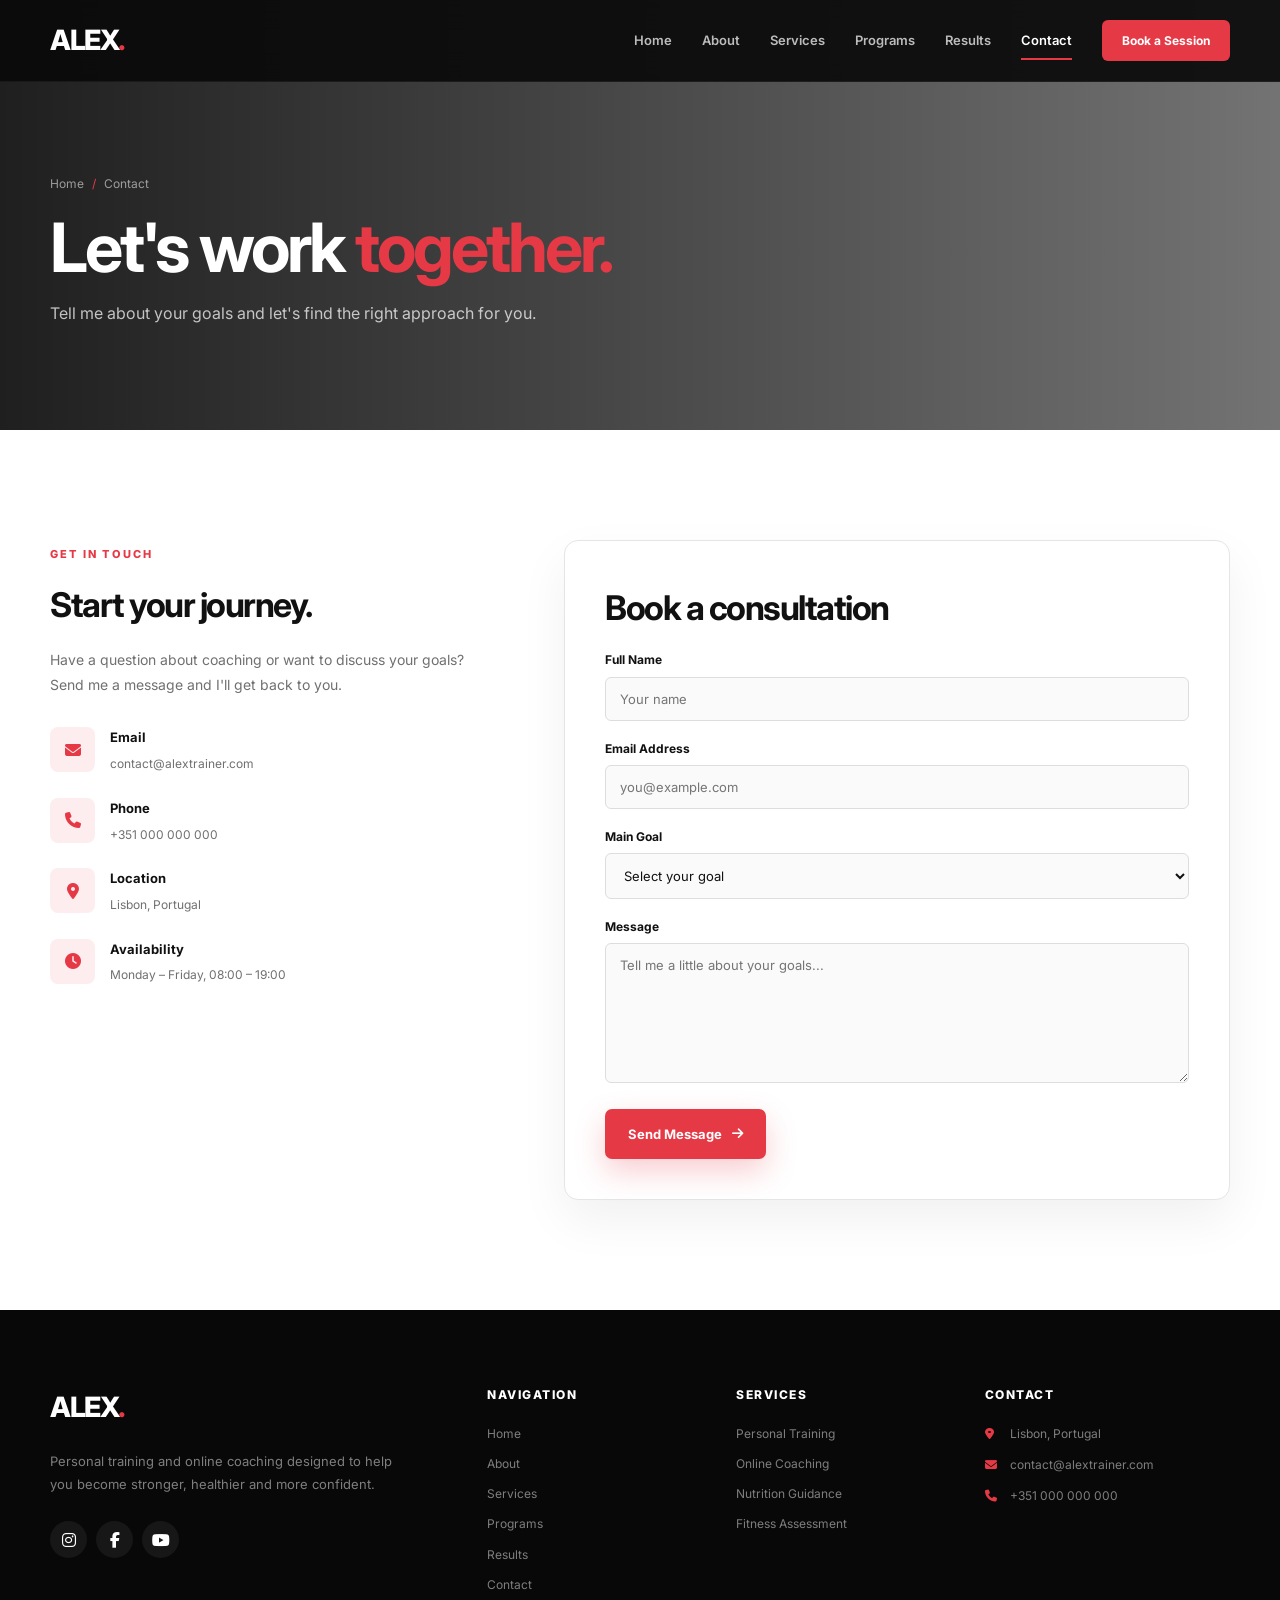
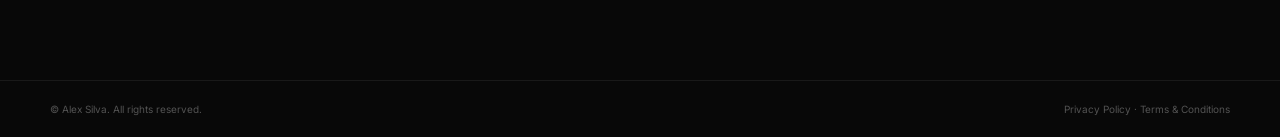
<file: contact.html>
<!DOCTYPE html>
<html lang="en">

<head>

    <meta charset="UTF-8">

    <meta
        name="viewport"
        content="width=device-width, initial-scale=1.0"
    >

    <meta
        name="description"
        content="Contact Alex Silva Personal Training and book your free consultation."
    >

    <title>Contact | Alex Silva</title>

    <link rel="preconnect" href="https://fonts.googleapis.com">
    <link rel="preconnect" href="https://fonts.gstatic.com" crossorigin>

    <link
        href="https://fonts.googleapis.com/css2?family=Inter:wght@400;500;600;700;800&display=swap"
        rel="stylesheet"
    >

    <link
        rel="stylesheet"
        href="https://cdnjs.cloudflare.com/ajax/libs/font-awesome/6.5.2/css/all.min.css"
    >

    <link rel="stylesheet" href="css/style.css">

</head>

<body>

<header class="header">

    <div class="container nav">

        <a href="index.html" class="logo">
            ALEX<span>.</span>
        </a>

        <nav class="nav-menu" id="navMenu">

            <a href="index.html">Home</a>
            <a href="about.html">About</a>
            <a href="services.html">Services</a>
            <a href="programs.html">Programs</a>
            <a href="testimonials.html">Results</a>
            <a href="contact.html" class="active">Contact</a>

            <a href="contact.html" class="nav-btn">
                Book a Session
            </a>

        </nav>

        <button
            class="menu-toggle"
            id="menuToggle"
            type="button"
        >
            <i class="fa-solid fa-bars"></i>
        </button>

    </div>

</header>


<main>

    <section
        class="page-hero"
        style="background-image:url('https://images.unsplash.com/photo-1534438327276-14e5300c3a48?auto=format&fit=crop&w=2000&q=85')"
    >

        <div class="container page-hero-content">

            <div class="breadcrumb">
                <a href="index.html">Home</a>
                <span>/</span>
                Contact
            </div>

            <h1>
                Let's work
                <span>together.</span>
            </h1>

            <p>
                Tell me about your goals and let's find the right approach
                for you.
            </p>

        </div>

    </section>


    <section class="section">

        <div class="container contact-grid">


            <!-- CONTACT INFORMATION -->

            <div class="contact-info">

                <span class="section-label">
                    GET IN TOUCH
                </span>

                <h2>
                    Start your
                    <span>journey.</span>
                </h2>

                <p>
                    Have a question about coaching or want to discuss your
                    goals? Send me a message and I'll get back to you.
                </p>


                <div class="contact-item">

                    <div class="contact-icon">
                        <i class="fa-solid fa-envelope"></i>
                    </div>

                    <div>

                        <strong>Email</strong>

                        <span>
                            contact@alextrainer.com
                        </span>

                    </div>

                </div>


                <div class="contact-item">

                    <div class="contact-icon">
                        <i class="fa-solid fa-phone"></i>
                    </div>

                    <div>

                        <strong>Phone</strong>

                        <span>
                            +351 000 000 000
                        </span>

                    </div>

                </div>


                <div class="contact-item">

                    <div class="contact-icon">
                        <i class="fa-solid fa-location-dot"></i>
                    </div>

                    <div>

                        <strong>Location</strong>

                        <span>
                            Lisbon, Portugal
                        </span>

                    </div>

                </div>


                <div class="contact-item">

                    <div class="contact-icon">
                        <i class="fa-solid fa-clock"></i>
                    </div>

                    <div>

                        <strong>Availability</strong>

                        <span>
                            Monday – Friday, 08:00 – 19:00
                        </span>

                    </div>

                </div>

            </div>


            <!-- FORM -->

            <div class="contact-form">

                <h2>
                    Book a consultation
                </h2>


                <form
                    id="contactForm"
                    action="#"
                    method="POST"
                >


                    <div class="form-group">

                        <label for="name">
                            Full Name
                        </label>

                        <input
                            type="text"
                            id="name"
                            name="name"
                            placeholder="Your name"
                            required
                        >

                    </div>


                    <div class="form-group">

                        <label for="email">
                            Email Address
                        </label>

                        <input
                            type="email"
                            id="email"
                            name="email"
                            placeholder="you@example.com"
                            required
                        >

                    </div>


                    <div class="form-group">

                        <label for="goal">
                            Main Goal
                        </label>

                        <select
                            id="goal"
                            name="goal"
                        >

                            <option value="">
                                Select your goal
                            </option>

                            <option value="muscle">
                                Build Muscle
                            </option>

                            <option value="fat-loss">
                                Fat Loss
                            </option>

                            <option value="performance">
                                Improve Performance
                            </option>

                            <option value="fitness">
                                General Fitness
                            </option>

                            <option value="other">
                                Other
                            </option>

                        </select>

                    </div>


                    <div class="form-group">

                        <label for="message">
                            Message
                        </label>

                        <textarea
                            id="message"
                            name="message"
                            placeholder="Tell me a little about your goals..."
                            required
                        ></textarea>

                    </div>


                    <button
                        type="submit"
                        class="btn btn-primary"
                    >

                        Send Message

                        <i class="fa-solid fa-arrow-right"></i>

                    </button>

                </form>

            </div>

        </div>

    </section>

</main>


<footer class="footer">

    <div class="container footer-grid">

        <div>

            <a href="index.html" class="logo">
                ALEX<span>.</span>
            </a>

            <p>
                Personal training and online coaching designed to help you
                become stronger, healthier and more confident.
            </p>

            <div class="socials">
                <a href="#"><i class="fa-brands fa-instagram"></i></a>
                <a href="#"><i class="fa-brands fa-facebook-f"></i></a>
                <a href="#"><i class="fa-brands fa-youtube"></i></a>
            </div>

        </div>

        <div>

            <h4>Navigation</h4>

            <a href="index.html">Home</a>
            <a href="about.html">About</a>
            <a href="services.html">Services</a>
            <a href="programs.html">Programs</a>
            <a href="testimonials.html">Results</a>
            <a href="contact.html">Contact</a>

        </div>

        <div>

            <h4>Services</h4>

            <a href="services.html">Personal Training</a>
            <a href="services.html">Online Coaching</a>
            <a href="services.html">Nutrition Guidance</a>
            <a href="services.html">Fitness Assessment</a>

        </div>

        <div>

            <h4>Contact</h4>

            <p>
                <i class="fa-solid fa-location-dot"></i>
                Lisbon, Portugal
            </p>

            <p>
                <i class="fa-solid fa-envelope"></i>
                contact@alextrainer.com
            </p>

            <p>
                <i class="fa-solid fa-phone"></i>
                +351 000 000 000
            </p>

        </div>

    </div>


    <div class="footer-bottom">

        <div class="container">

            <p>
                © <span id="year"></span>
                Alex Silva. All rights reserved.
            </p>

            <p>
                Privacy Policy · Terms & Conditions
            </p>

        </div>

    </div>

</footer>


<script src="js/script.js"></script>

</body>
</html>
</file>
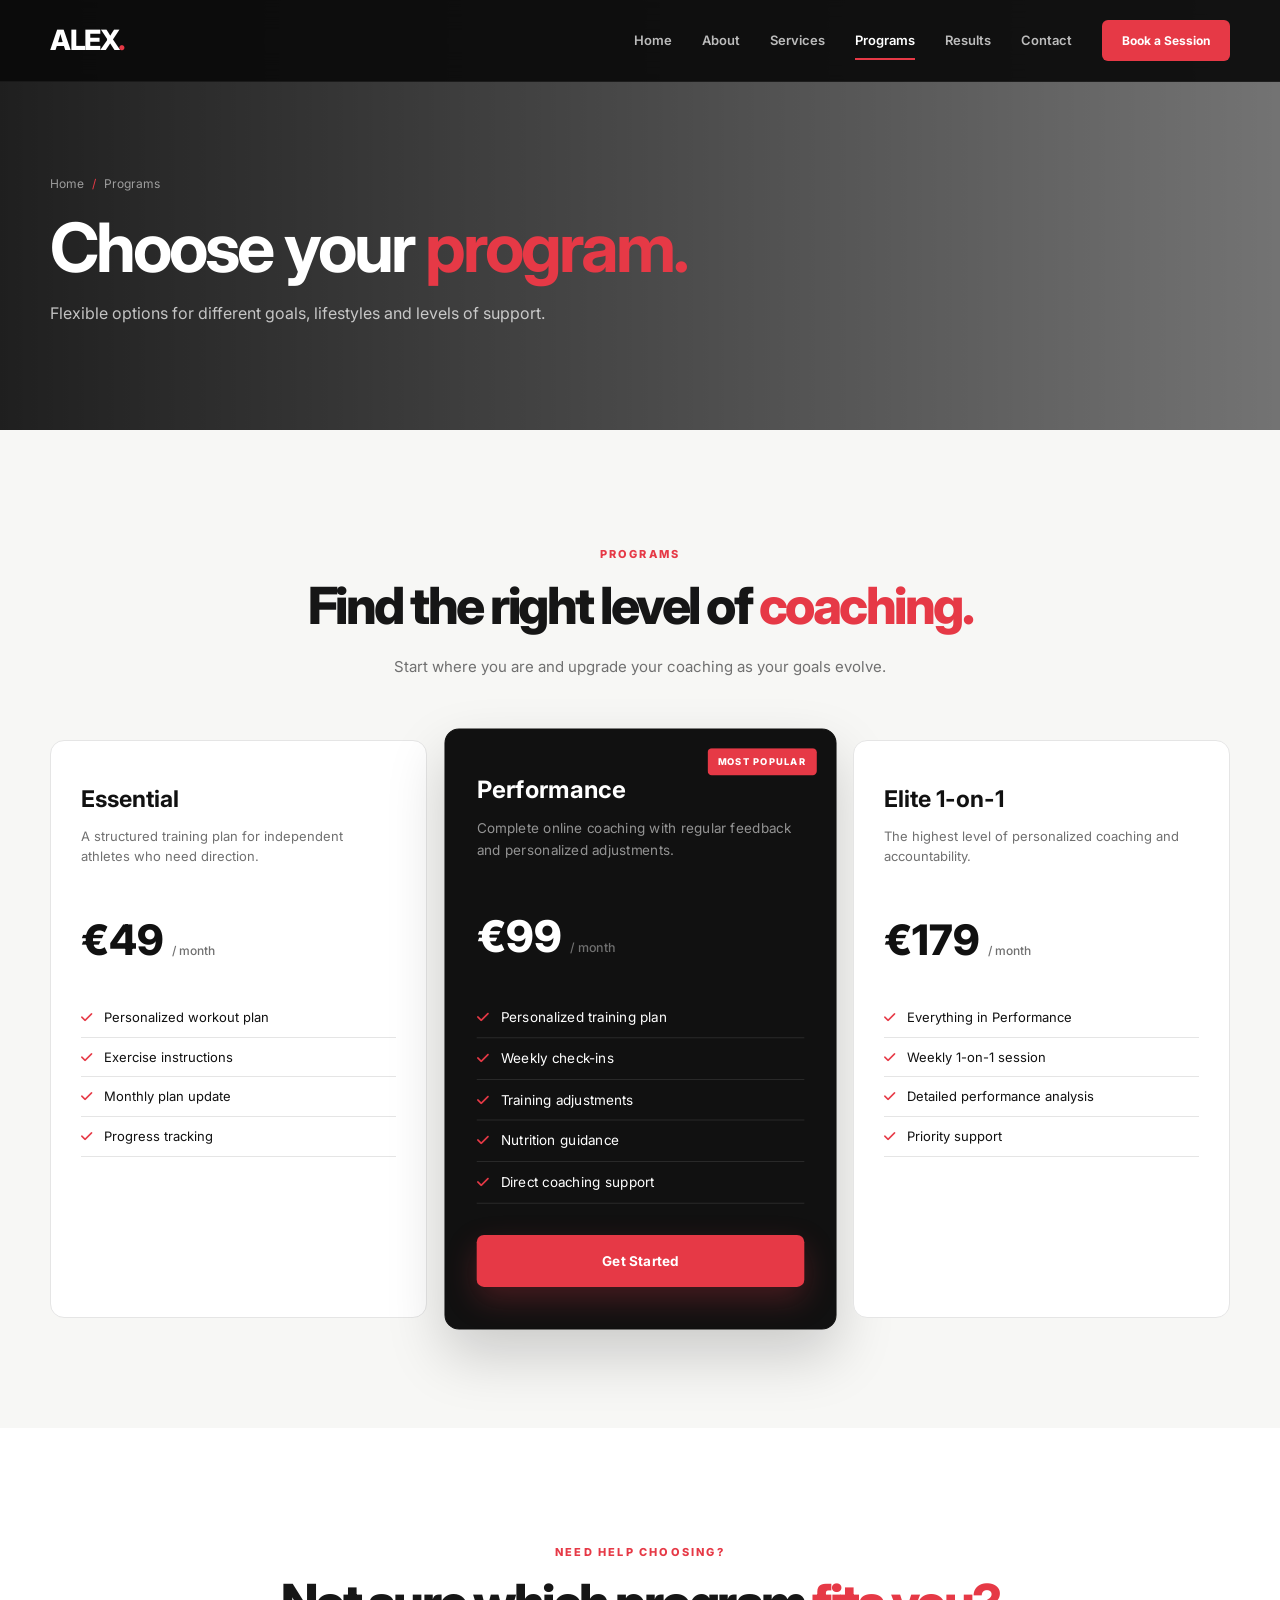
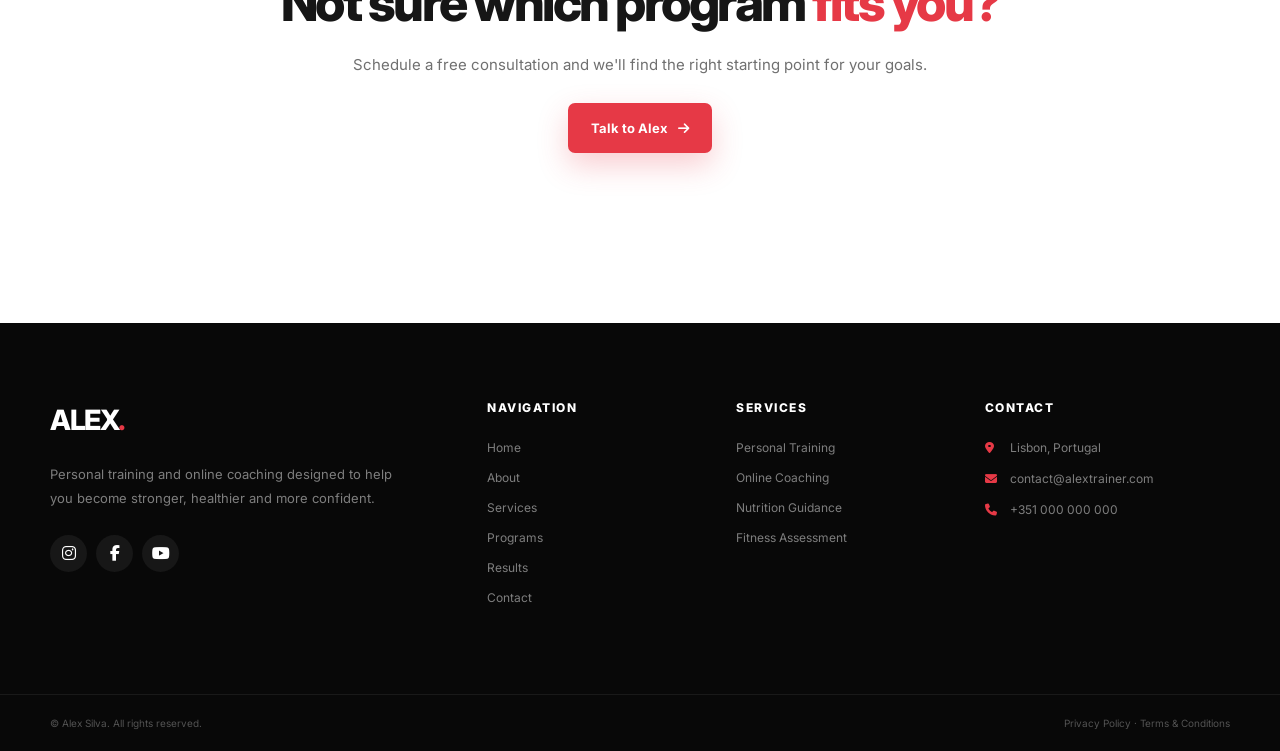
<file: programs.html>
<!DOCTYPE html>
<html lang="en">

<head>

    <meta charset="UTF-8">

    <meta
        name="viewport"
        content="width=device-width, initial-scale=1.0"
    >

    <meta
        name="description"
        content="Personal training programs and online coaching plans by Alex Silva."
    >

    <title>Programs | Alex Silva</title>

    <link rel="preconnect" href="https://fonts.googleapis.com">
    <link rel="preconnect" href="https://fonts.gstatic.com" crossorigin>

    <link
        href="https://fonts.googleapis.com/css2?family=Inter:wght@400;500;600;700;800&display=swap"
        rel="stylesheet"
    >

    <link
        rel="stylesheet"
        href="https://cdnjs.cloudflare.com/ajax/libs/font-awesome/6.5.2/css/all.min.css"
    >

    <link rel="stylesheet" href="css/style.css">

</head>

<body>

<header class="header">

    <div class="container nav">

        <a href="index.html" class="logo">
            ALEX<span>.</span>
        </a>

        <nav class="nav-menu" id="navMenu">

            <a href="index.html">Home</a>
            <a href="about.html">About</a>
            <a href="services.html">Services</a>
            <a href="programs.html" class="active">Programs</a>
            <a href="testimonials.html">Results</a>
            <a href="contact.html">Contact</a>

            <a href="contact.html" class="nav-btn">
                Book a Session
            </a>

        </nav>

        <button
            class="menu-toggle"
            id="menuToggle"
            type="button"
        >
            <i class="fa-solid fa-bars"></i>
        </button>

    </div>

</header>


<main>

    <section
        class="page-hero"
        style="background-image:url('https://images.unsplash.com/photo-1583454110551-21f2fa2afe61?auto=format&fit=crop&w=2000&q=85')"
    >

        <div class="container page-hero-content">

            <div class="breadcrumb">
                <a href="index.html">Home</a>
                <span>/</span>
                Programs
            </div>

            <h1>
                Choose your <span>program.</span>
            </h1>

            <p>
                Flexible options for different goals, lifestyles and levels
                of support.
            </p>

        </div>

    </section>


    <section class="section section-light">

        <div class="container">

            <div class="section-heading">

                <span class="section-label">
                    PROGRAMS
                </span>

                <h2>
                    Find the right level of
                    <span>coaching.</span>
                </h2>

                <p>
                    Start where you are and upgrade your coaching as your
                    goals evolve.
                </p>

            </div>


            <div class="program-grid">


                <!-- BASIC -->

                <article class="program-card">

                    <h3>Essential</h3>

                    <p class="program-description">
                        A structured training plan for independent athletes
                        who need direction.
                    </p>

                    <div class="price">
                        €49
                        <small>/ month</small>
                    </div>

                    <ul class="program-features">

                        <li>
                            <i class="fa-solid fa-check"></i>
                            Personalized workout plan
                        </li>

                        <li>
                            <i class="fa-solid fa-check"></i>
                            Exercise instructions
                        </li>

                        <li>
                            <i class="fa-solid fa-check"></i>
                            Monthly plan update
                        </li>

                        <li>
                            <i class="fa-solid fa-check"></i>
                            Progress tracking
                        </li>

                    </ul>

                    <a href="contact.html" class="btn btn-outline">
                        Get Started
                    </a>

                </article>


                <!-- PREMIUM -->

                <article class="program-card featured">

                    <div class="program-badge">
                        Most Popular
                    </div>

                    <h3>Performance</h3>

                    <p class="program-description">
                        Complete online coaching with regular feedback and
                        personalized adjustments.
                    </p>

                    <div class="price">
                        €99
                        <small>/ month</small>
                    </div>

                    <ul class="program-features">

                        <li>
                            <i class="fa-solid fa-check"></i>
                            Personalized training plan
                        </li>

                        <li>
                            <i class="fa-solid fa-check"></i>
                            Weekly check-ins
                        </li>

                        <li>
                            <i class="fa-solid fa-check"></i>
                            Training adjustments
                        </li>

                        <li>
                            <i class="fa-solid fa-check"></i>
                            Nutrition guidance
                        </li>

                        <li>
                            <i class="fa-solid fa-check"></i>
                            Direct coaching support
                        </li>

                    </ul>

                    <a href="contact.html" class="btn btn-primary">
                        Get Started
                    </a>

                </article>


                <!-- PREMIUM 1-ON-1 -->

                <article class="program-card">

                    <h3>Elite 1-on-1</h3>

                    <p class="program-description">
                        The highest level of personalized coaching and
                        accountability.
                    </p>

                    <div class="price">
                        €179
                        <small>/ month</small>
                    </div>

                    <ul class="program-features">

                        <li>
                            <i class="fa-solid fa-check"></i>
                            Everything in Performance
                        </li>

                        <li>
                            <i class="fa-solid fa-check"></i>
                            Weekly 1-on-1 session
                        </li>

                        <li>
                            <i class="fa-solid fa-check"></i>
                            Detailed performance analysis
                        </li>

                        <li>
                            <i class="fa-solid fa-check"></i>
                            Priority support
                        </li>

                    </ul>

                    <a href="contact.html" class="btn btn-outline">
                        Get Started
                    </a>

                </article>

            </div>

        </div>

    </section>


    <section class="section">

        <div class="container">

            <div class="section-heading">

                <span class="section-label">
                    NEED HELP CHOOSING?
                </span>

                <h2>
                    Not sure which program
                    <span>fits you?</span>
                </h2>

                <p>
                    Schedule a free consultation and we'll find the right
                    starting point for your goals.
                </p>

                <br>

                <a href="contact.html" class="btn btn-primary">
                    Talk to Alex
                    <i class="fa-solid fa-arrow-right"></i>
                </a>

            </div>

        </div>

    </section>

</main>


<footer class="footer">

    <div class="container footer-grid">

        <div>

            <a href="index.html" class="logo">
                ALEX<span>.</span>
            </a>

            <p>
                Personal training and online coaching designed to help you
                become stronger, healthier and more confident.
            </p>

            <div class="socials">
                <a href="#"><i class="fa-brands fa-instagram"></i></a>
                <a href="#"><i class="fa-brands fa-facebook-f"></i></a>
                <a href="#"><i class="fa-brands fa-youtube"></i></a>
            </div>

        </div>

        <div>

            <h4>Navigation</h4>

            <a href="index.html">Home</a>
            <a href="about.html">About</a>
            <a href="services.html">Services</a>
            <a href="programs.html">Programs</a>
            <a href="testimonials.html">Results</a>
            <a href="contact.html">Contact</a>

        </div>

        <div>

            <h4>Services</h4>

            <a href="services.html">Personal Training</a>
            <a href="services.html">Online Coaching</a>
            <a href="services.html">Nutrition Guidance</a>
            <a href="services.html">Fitness Assessment</a>

        </div>

        <div>

            <h4>Contact</h4>

            <p><i class="fa-solid fa-location-dot"></i> Lisbon, Portugal</p>
            <p><i class="fa-solid fa-envelope"></i> contact@alextrainer.com</p>
            <p><i class="fa-solid fa-phone"></i> +351 000 000 000</p>

        </div>

    </div>

    <div class="footer-bottom">

        <div class="container">

            <p>
                © <span id="year"></span>
                Alex Silva. All rights reserved.
            </p>

            <p>Privacy Policy · Terms & Conditions</p>

        </div>

    </div>

</footer>

<script src="js/script.js"></script>

</body>
</html>
</file>
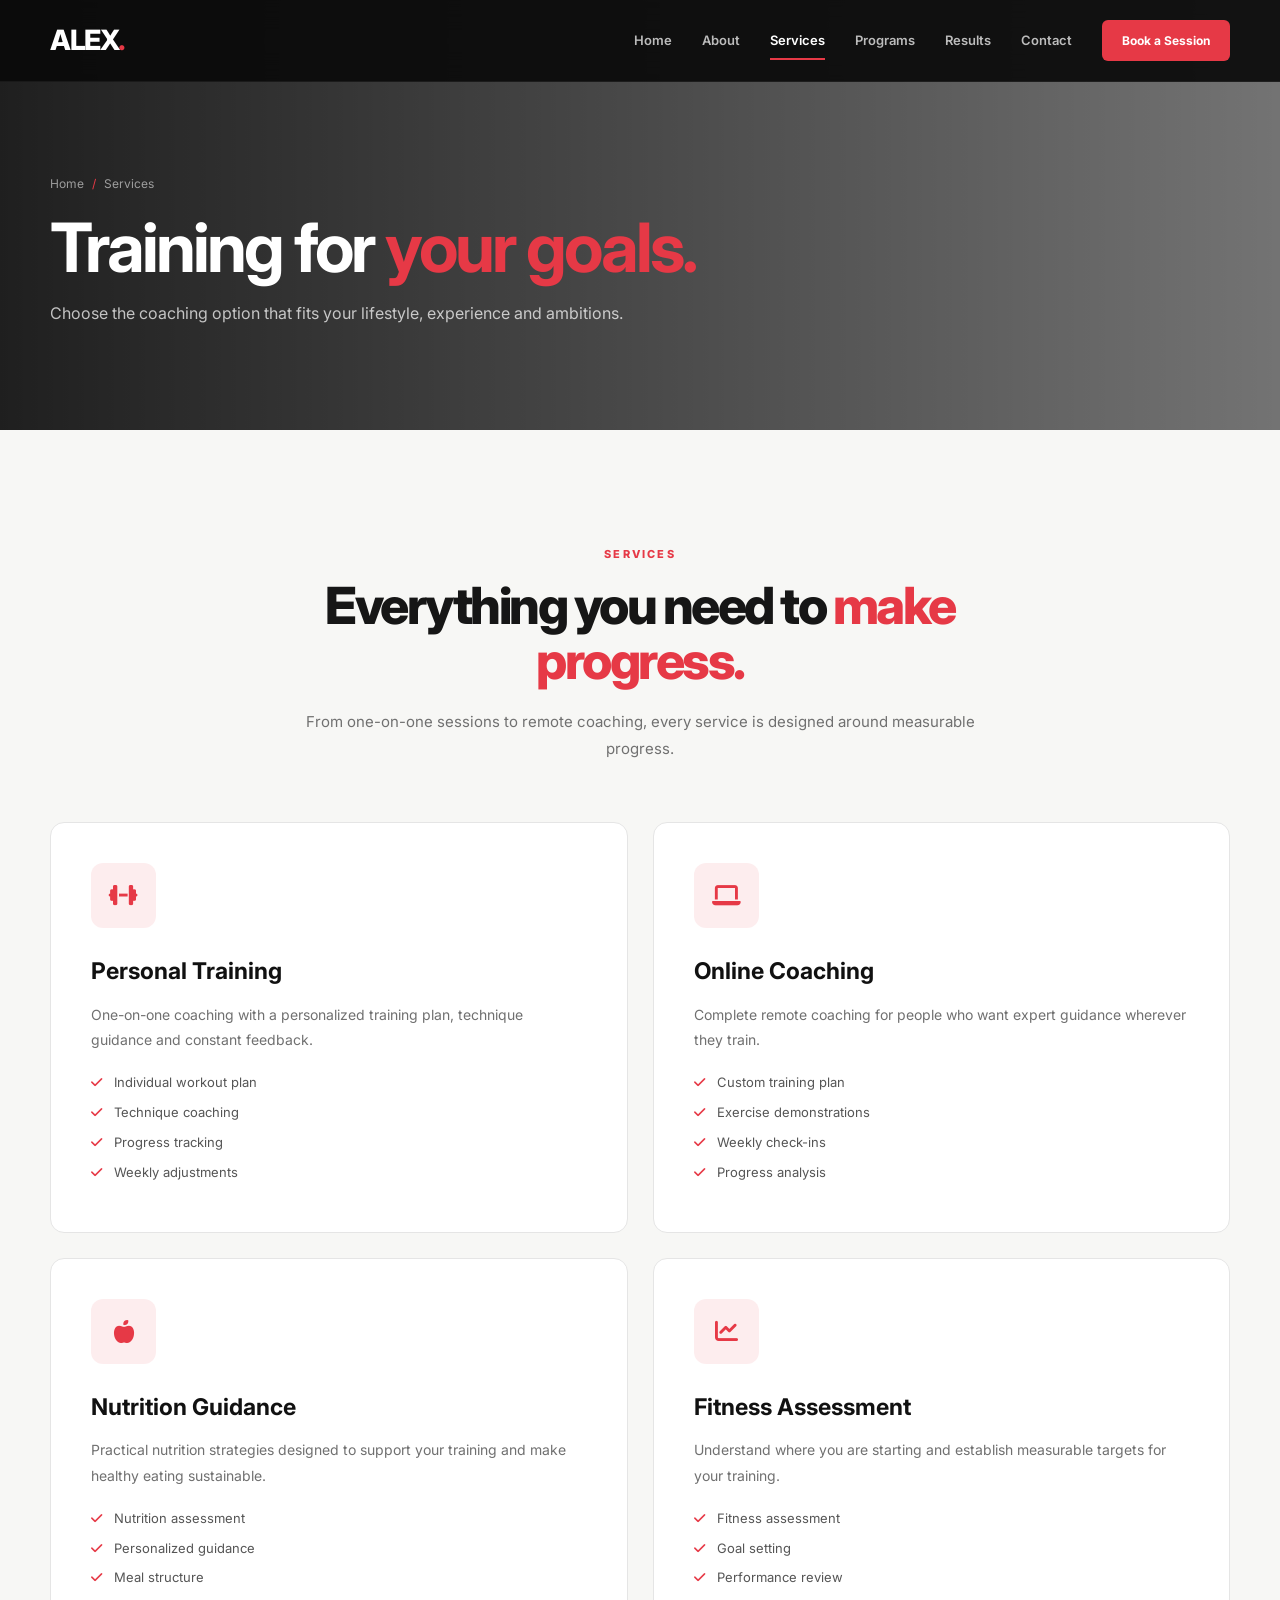
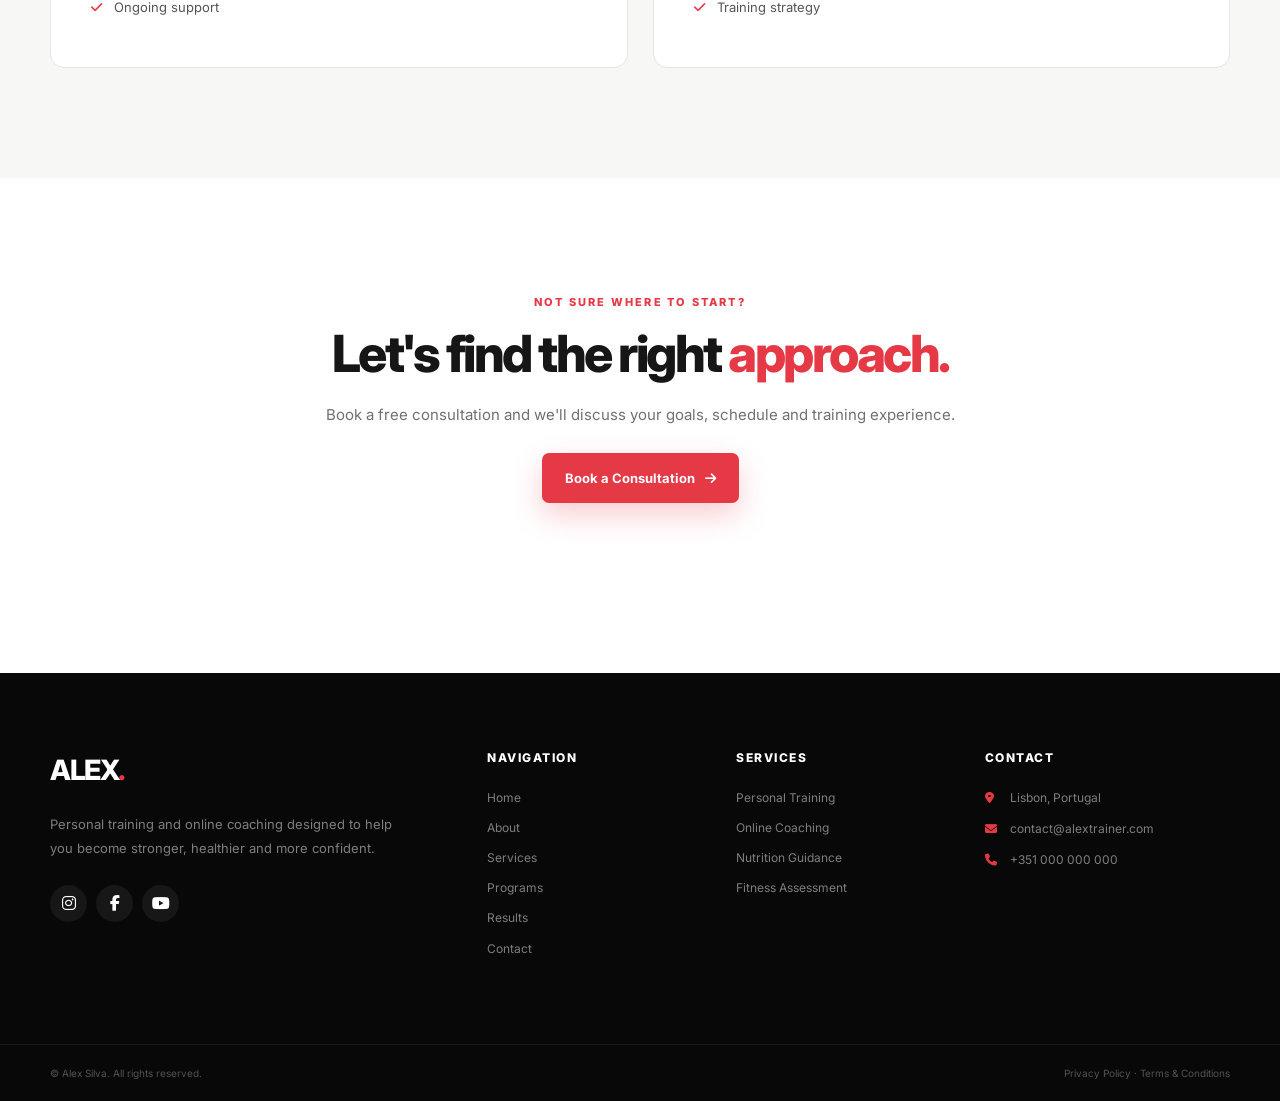
<file: services.html>
<!DOCTYPE html>
<html lang="en">

<head>

    <meta charset="UTF-8">

    <meta
        name="viewport"
        content="width=device-width, initial-scale=1.0"
    >

    <meta
        name="description"
        content="Personal training, online coaching and nutrition guidance."
    >

    <title>Services | Alex Silva</title>

    <link rel="preconnect" href="https://fonts.googleapis.com">
    <link rel="preconnect" href="https://fonts.gstatic.com" crossorigin>

    <link
        href="https://fonts.googleapis.com/css2?family=Inter:wght@400;500;600;700;800&display=swap"
        rel="stylesheet"
    >

    <link
        rel="stylesheet"
        href="https://cdnjs.cloudflare.com/ajax/libs/font-awesome/6.5.2/css/all.min.css"
    >

    <link rel="stylesheet" href="css/style.css">

</head>

<body>

<header class="header">

    <div class="container nav">

        <a href="index.html" class="logo">
            ALEX<span>.</span>
        </a>

        <nav class="nav-menu" id="navMenu">

            <a href="index.html">Home</a>
            <a href="about.html">About</a>
            <a href="services.html" class="active">Services</a>
            <a href="programs.html">Programs</a>
            <a href="testimonials.html">Results</a>
            <a href="contact.html">Contact</a>

            <a href="contact.html" class="nav-btn">
                Book a Session
            </a>

        </nav>

        <button
            class="menu-toggle"
            id="menuToggle"
            type="button"
        >
            <i class="fa-solid fa-bars"></i>
        </button>

    </div>

</header>


<main>

    <section
        class="page-hero"
        style="background-image:url('https://images.unsplash.com/photo-1583454110551-21f2fa2afe61?auto=format&fit=crop&w=2000&q=85')"
    >

        <div class="container page-hero-content">

            <div class="breadcrumb">
                <a href="index.html">Home</a>
                <span>/</span>
                Services
            </div>

            <h1>
                Training for <span>your goals.</span>
            </h1>

            <p>
                Choose the coaching option that fits your lifestyle,
                experience and ambitions.
            </p>

        </div>

    </section>


    <section class="section section-light">

        <div class="container">

            <div class="section-heading">

                <span class="section-label">
                    SERVICES
                </span>

                <h2>
                    Everything you need to
                    <span>make progress.</span>
                </h2>

                <p>
                    From one-on-one sessions to remote coaching, every service
                    is designed around measurable progress.
                </p>

            </div>


            <div class="service-large-grid">


                <article class="service-large">

                    <div class="service-large-icon">
                        <i class="fa-solid fa-dumbbell"></i>
                    </div>

                    <h3>Personal Training</h3>

                    <p>
                        One-on-one coaching with a personalized training plan,
                        technique guidance and constant feedback.
                    </p>

                    <ul>
                        <li><i class="fa-solid fa-check"></i> Individual workout plan</li>
                        <li><i class="fa-solid fa-check"></i> Technique coaching</li>
                        <li><i class="fa-solid fa-check"></i> Progress tracking</li>
                        <li><i class="fa-solid fa-check"></i> Weekly adjustments</li>
                    </ul>

                </article>


                <article class="service-large">

                    <div class="service-large-icon">
                        <i class="fa-solid fa-laptop"></i>
                    </div>

                    <h3>Online Coaching</h3>

                    <p>
                        Complete remote coaching for people who want expert
                        guidance wherever they train.
                    </p>

                    <ul>
                        <li><i class="fa-solid fa-check"></i> Custom training plan</li>
                        <li><i class="fa-solid fa-check"></i> Exercise demonstrations</li>
                        <li><i class="fa-solid fa-check"></i> Weekly check-ins</li>
                        <li><i class="fa-solid fa-check"></i> Progress analysis</li>
                    </ul>

                </article>


                <article class="service-large">

                    <div class="service-large-icon">
                        <i class="fa-solid fa-apple-whole"></i>
                    </div>

                    <h3>Nutrition Guidance</h3>

                    <p>
                        Practical nutrition strategies designed to support
                        your training and make healthy eating sustainable.
                    </p>

                    <ul>
                        <li><i class="fa-solid fa-check"></i> Nutrition assessment</li>
                        <li><i class="fa-solid fa-check"></i> Personalized guidance</li>
                        <li><i class="fa-solid fa-check"></i> Meal structure</li>
                        <li><i class="fa-solid fa-check"></i> Ongoing support</li>
                    </ul>

                </article>


                <article class="service-large">

                    <div class="service-large-icon">
                        <i class="fa-solid fa-chart-line"></i>
                    </div>

                    <h3>Fitness Assessment</h3>

                    <p>
                        Understand where you are starting and establish
                        measurable targets for your training.
                    </p>

                    <ul>
                        <li><i class="fa-solid fa-check"></i> Fitness assessment</li>
                        <li><i class="fa-solid fa-check"></i> Goal setting</li>
                        <li><i class="fa-solid fa-check"></i> Performance review</li>
                        <li><i class="fa-solid fa-check"></i> Training strategy</li>
                    </ul>

                </article>

            </div>

        </div>

    </section>


    <section class="section">

        <div class="container">

            <div class="section-heading">

                <span class="section-label">
                    NOT SURE WHERE TO START?
                </span>

                <h2>
                    Let's find the right
                    <span>approach.</span>
                </h2>

                <p>
                    Book a free consultation and we'll discuss your goals,
                    schedule and training experience.
                </p>

                <br>

                <a href="contact.html" class="btn btn-primary">
                    Book a Consultation
                    <i class="fa-solid fa-arrow-right"></i>
                </a>

            </div>

        </div>

    </section>

</main>


<footer class="footer">

    <div class="container footer-grid">

        <div>

            <a href="index.html" class="logo">
                ALEX<span>.</span>
            </a>

            <p>
                Personal training and online coaching designed to help you
                become stronger, healthier and more confident.
            </p>

            <div class="socials">
                <a href="#"><i class="fa-brands fa-instagram"></i></a>
                <a href="#"><i class="fa-brands fa-facebook-f"></i></a>
                <a href="#"><i class="fa-brands fa-youtube"></i></a>
            </div>

        </div>

        <div>

            <h4>Navigation</h4>

            <a href="index.html">Home</a>
            <a href="about.html">About</a>
            <a href="services.html">Services</a>
            <a href="programs.html">Programs</a>
            <a href="testimonials.html">Results</a>
            <a href="contact.html">Contact</a>

        </div>

        <div>

            <h4>Services</h4>

            <a href="services.html">Personal Training</a>
            <a href="services.html">Online Coaching</a>
            <a href="services.html">Nutrition Guidance</a>
            <a href="services.html">Fitness Assessment</a>

        </div>

        <div>

            <h4>Contact</h4>

            <p><i class="fa-solid fa-location-dot"></i> Lisbon, Portugal</p>
            <p><i class="fa-solid fa-envelope"></i> contact@alextrainer.com</p>
            <p><i class="fa-solid fa-phone"></i> +351 000 000 000</p>

        </div>

    </div>

    <div class="footer-bottom">

        <div class="container">

            <p>
                © <span id="year"></span>
                Alex Silva. All rights reserved.
            </p>

            <p>Privacy Policy · Terms & Conditions</p>

        </div>

    </div>

</footer>

<script src="js/script.js"></script>

</body>
</html>
</file>
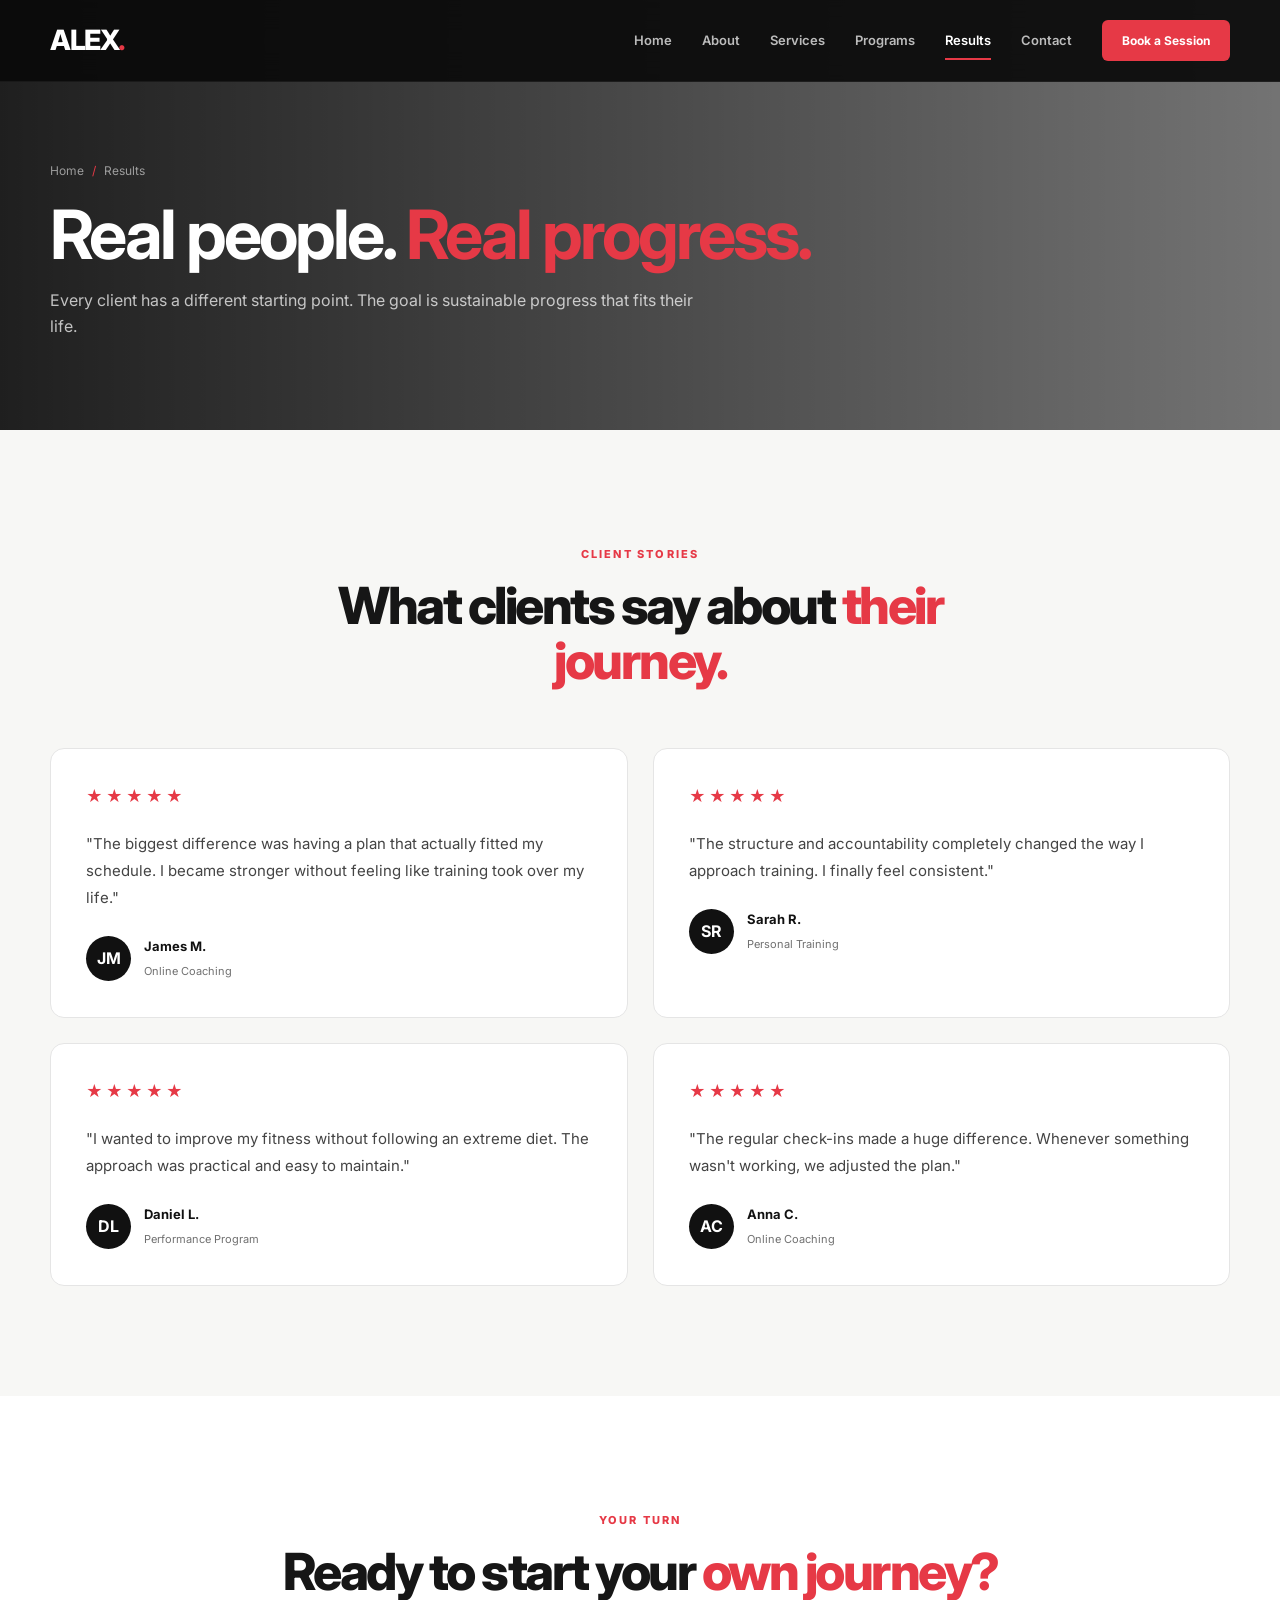
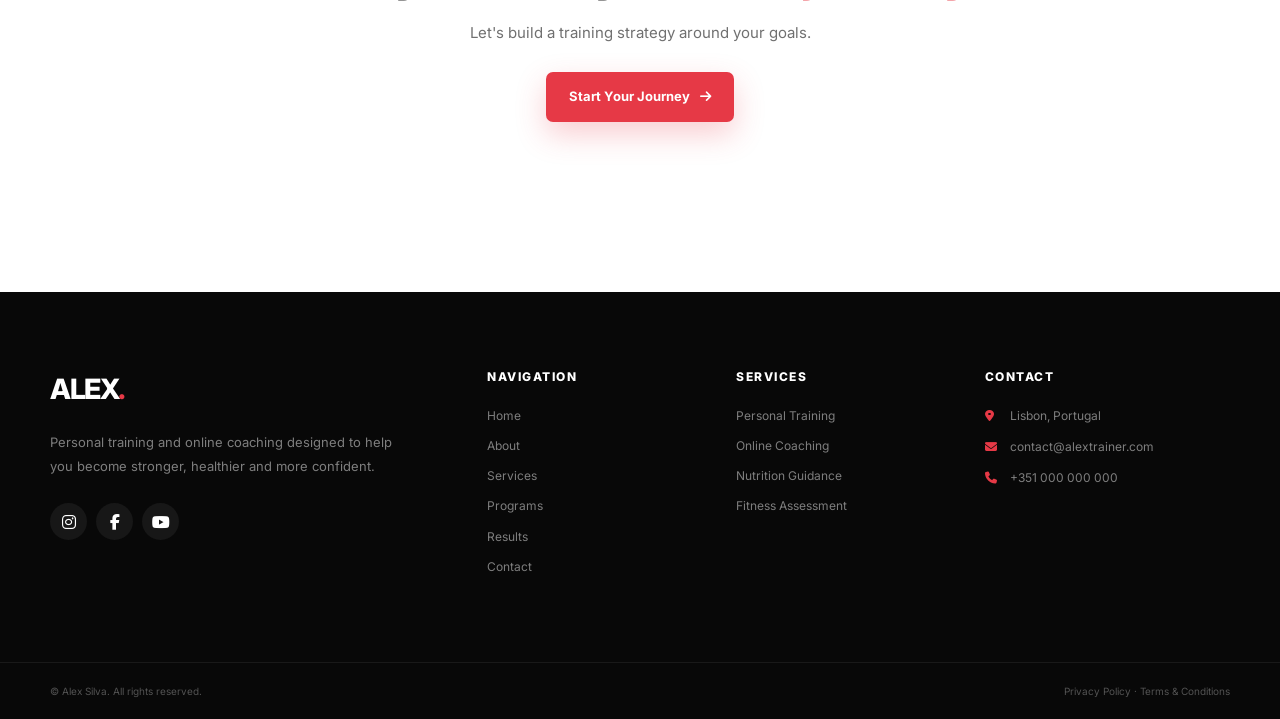
<file: testimonials.html>
<!DOCTYPE html>
<html lang="en">

<head>

    <meta charset="UTF-8">

    <meta
        name="viewport"
        content="width=device-width, initial-scale=1.0"
    >

    <meta
        name="description"
        content="Client testimonials and fitness results from Alex Silva Personal Training."
    >

    <title>Results | Alex Silva</title>

    <link rel="preconnect" href="https://fonts.googleapis.com">
    <link rel="preconnect" href="https://fonts.gstatic.com" crossorigin>

    <link
        href="https://fonts.googleapis.com/css2?family=Inter:wght@400;500;600;700;800&display=swap"
        rel="stylesheet"
    >

    <link
        rel="stylesheet"
        href="https://cdnjs.cloudflare.com/ajax/libs/font-awesome/6.5.2/css/all.min.css"
    >

    <link rel="stylesheet" href="css/style.css">

</head>

<body>

<header class="header">

    <div class="container nav">

        <a href="index.html" class="logo">
            ALEX<span>.</span>
        </a>

        <nav class="nav-menu" id="navMenu">

            <a href="index.html">Home</a>
            <a href="about.html">About</a>
            <a href="services.html">Services</a>
            <a href="programs.html">Programs</a>
            <a href="testimonials.html" class="active">Results</a>
            <a href="contact.html">Contact</a>

            <a href="contact.html" class="nav-btn">
                Book a Session
            </a>

        </nav>

        <button
            class="menu-toggle"
            id="menuToggle"
            type="button"
        >
            <i class="fa-solid fa-bars"></i>
        </button>

    </div>

</header>


<main>

    <section
        class="page-hero"
        style="background-image:url('https://images.unsplash.com/photo-1534438327276-14e5300c3a48?auto=format&fit=crop&w=2000&q=85')"
    >

        <div class="container page-hero-content">

            <div class="breadcrumb">
                <a href="index.html">Home</a>
                <span>/</span>
                Results
            </div>

            <h1>
                Real people.
                <span>Real progress.</span>
            </h1>

            <p>
                Every client has a different starting point. The goal is
                sustainable progress that fits their life.
            </p>

        </div>

    </section>


    <section class="section section-light">

        <div class="container">

            <div class="section-heading">

                <span class="section-label">
                    CLIENT STORIES
                </span>

                <h2>
                    What clients say about
                    <span>their journey.</span>
                </h2>

            </div>


            <div class="testimonial-grid">


                <article class="testimonial">

                    <div class="stars">
                        ★★★★★
                    </div>

                    <blockquote>
                        "The biggest difference was having a plan that actually
                        fitted my schedule. I became stronger without feeling
                        like training took over my life."
                    </blockquote>

                    <div class="client">

                        <div class="client-avatar">
                            JM
                        </div>

                        <div>
                            <strong>James M.</strong>
                            <span>Online Coaching</span>
                        </div>

                    </div>

                </article>


                <article class="testimonial">

                    <div class="stars">
                        ★★★★★
                    </div>

                    <blockquote>
                        "The structure and accountability completely changed
                        the way I approach training. I finally feel consistent."
                    </blockquote>

                    <div class="client">

                        <div class="client-avatar">
                            SR
                        </div>

                        <div>
                            <strong>Sarah R.</strong>
                            <span>Personal Training</span>
                        </div>

                    </div>

                </article>


                <article class="testimonial">

                    <div class="stars">
                        ★★★★★
                    </div>

                    <blockquote>
                        "I wanted to improve my fitness without following an
                        extreme diet. The approach was practical and easy to
                        maintain."
                    </blockquote>

                    <div class="client">

                        <div class="client-avatar">
                            DL
                        </div>

                        <div>
                            <strong>Daniel L.</strong>
                            <span>Performance Program</span>
                        </div>

                    </div>

                </article>


                <article class="testimonial">

                    <div class="stars">
                        ★★★★★
                    </div>

                    <blockquote>
                        "The regular check-ins made a huge difference. Whenever
                        something wasn't working, we adjusted the plan."
                    </blockquote>

                    <div class="client">

                        <div class="client-avatar">
                            AC
                        </div>

                        <div>
                            <strong>Anna C.</strong>
                            <span>Online Coaching</span>
                        </div>

                    </div>

                </article>

            </div>

        </div>

    </section>


    <section class="section">

        <div class="container">

            <div class="section-heading">

                <span class="section-label">
                    YOUR TURN
                </span>

                <h2>
                    Ready to start your
                    <span>own journey?</span>
                </h2>

                <p>
                    Let's build a training strategy around your goals.
                </p>

                <br>

                <a href="contact.html" class="btn btn-primary">
                    Start Your Journey
                    <i class="fa-solid fa-arrow-right"></i>
                </a>

            </div>

        </div>

    </section>

</main>


<footer class="footer">

    <div class="container footer-grid">

        <div>

            <a href="index.html" class="logo">
                ALEX<span>.</span>
            </a>

            <p>
                Personal training and online coaching designed to help you
                become stronger, healthier and more confident.
            </p>

            <div class="socials">
                <a href="#"><i class="fa-brands fa-instagram"></i></a>
                <a href="#"><i class="fa-brands fa-facebook-f"></i></a>
                <a href="#"><i class="fa-brands fa-youtube"></i></a>
            </div>

        </div>

        <div>

            <h4>Navigation</h4>

            <a href="index.html">Home</a>
            <a href="about.html">About</a>
            <a href="services.html">Services</a>
            <a href="programs.html">Programs</a>
            <a href="testimonials.html">Results</a>
            <a href="contact.html">Contact</a>

        </div>

        <div>

            <h4>Services</h4>

            <a href="services.html">Personal Training</a>
            <a href="services.html">Online Coaching</a>
            <a href="services.html">Nutrition Guidance</a>
            <a href="services.html">Fitness Assessment</a>

        </div>

        <div>

            <h4>Contact</h4>

            <p><i class="fa-solid fa-location-dot"></i> Lisbon, Portugal</p>
            <p><i class="fa-solid fa-envelope"></i> contact@alextrainer.com</p>
            <p><i class="fa-solid fa-phone"></i> +351 000 000 000</p>

        </div>

    </div>

    <div class="footer-bottom">

        <div class="container">

            <p>
                © <span id="year"></span>
                Alex Silva. All rights reserved.
            </p>

            <p>Privacy Policy · Terms & Conditions</p>

        </div>

    </div>

</footer>

<script src="js/script.js"></script>

</body>
</html>
</file>
<file: css/style.css>
/* =========================================================
   ALEX SILVA — PERSONAL TRAINER
   PREMIUM WEBSITE STYLES
========================================================= */

/* =========================
   RESET
========================= */

* {
    margin: 0;
    padding: 0;
    box-sizing: border-box;
}

html {
    scroll-behavior: smooth;
}

body {
    font-family: "Inter", Arial, Helvetica, sans-serif;
    background: #ffffff;
    color: #111111;
    line-height: 1.6;
    overflow-x: hidden;
}

img {
    display: block;
    width: 100%;
}

a {
    text-decoration: none;
    color: inherit;
}

button {
    font-family: inherit;
}

::selection {
    background: #e63946;
    color: #ffffff;
}


/* =========================================================
   VARIABLES
========================================================= */

:root {
    --red: #e63946;
    --red-dark: #c92f3b;

    --black: #0b0b0b;
    --dark: #111111;
    --dark-2: #181818;

    --white: #ffffff;
    --off-white: #f7f7f5;

    --text: #161616;
    --gray: #707070;
    --light-gray: #e5e5e5;

    --max-width: 1180px;

    --radius: 14px;

    --transition: 0.3s ease;
}


/* =========================================================
   GENERAL
========================================================= */

.container {
    width: min(var(--max-width), calc(100% - 40px));
    margin: 0 auto;
}

.section {
    padding: 110px 0;
}

.section-light {
    background: var(--off-white);
}


/* =========================================================
   HEADER
========================================================= */

.header {
    position: fixed;
    top: 0;
    left: 0;

    width: 100%;
    height: 82px;

    z-index: 1000;

    background: rgba(10, 10, 10, 0.92);

    backdrop-filter: blur(14px);
    -webkit-backdrop-filter: blur(14px);

    border-bottom: 1px solid rgba(255,255,255,0.06);

    transition:
        height 0.3s ease,
        background 0.3s ease,
        box-shadow 0.3s ease;
}

.header.scrolled {
    height: 68px;

    background: rgba(8,8,8,0.97);

    box-shadow:
        0 10px 35px rgba(0,0,0,0.25);
}


/* =========================================================
   NAVIGATION
========================================================= */

.nav {
    height: 100%;

    display: flex;
    align-items: center;
    justify-content: space-between;
}


/* LOGO */

.logo {
    color: #ffffff;

    font-size: 28px;
    font-weight: 800;

    letter-spacing: -1.5px;
}

.logo span {
    color: var(--red);
}


/* NAV MENU */

.nav-menu {
    display: flex;
    align-items: center;

    gap: 30px;
}

.nav-menu > a:not(.nav-btn) {
    position: relative;

    color: rgba(255,255,255,0.72);

    font-size: 13px;
    font-weight: 600;

    transition: var(--transition);
}

.nav-menu > a:not(.nav-btn):hover,
.nav-menu > a.active {
    color: #ffffff;
}

.nav-menu > a:not(.nav-btn)::after {
    content: "";

    position: absolute;

    left: 0;
    bottom: -9px;

    width: 0;
    height: 2px;

    background: var(--red);

    transition: var(--transition);
}

.nav-menu > a:not(.nav-btn):hover::after,
.nav-menu > a.active::after {
    width: 100%;
}


/* NAV BUTTON */

.nav-btn {
    padding: 11px 20px;

    background: var(--red);

    color: #ffffff;

    border-radius: 6px;

    font-size: 12px;
    font-weight: 700;

    transition: var(--transition);
}

.nav-btn:hover {
    background: var(--red-dark);

    transform: translateY(-2px);

    box-shadow:
        0 10px 25px rgba(230,57,70,0.3);
}


/* MOBILE BUTTON */

.menu-toggle {
    display: none;

    width: 42px;
    height: 42px;

    border: 1px solid rgba(255,255,255,0.15);

    background: rgba(255,255,255,0.05);

    color: #ffffff;

    border-radius: 7px;

    font-size: 19px;

    cursor: pointer;
}


/* =========================================================
   HERO
========================================================= */

.hero {
    position: relative;

    min-height: 820px;

    display: flex;
    align-items: center;

    background-image:
        url("https://images.unsplash.com/photo-1554284126-aa88f22d8b74?auto=format&fit=crop&w=2200&q=90");

    background-size: cover;
    background-position: center;
}

.hero-overlay {
    position: absolute;

    inset: 0;

    background:
        linear-gradient(
            90deg,
            rgba(0,0,0,0.90) 0%,
            rgba(0,0,0,0.78) 35%,
            rgba(0,0,0,0.38) 75%,
            rgba(0,0,0,0.20) 100%
        );
}

.hero-content {
    position: relative;

    z-index: 2;

    padding-top: 70px;

    max-width: 850px;
}


/* HERO LABEL */

.hero-label {
    display: inline-flex;
    align-items: center;
    gap: 10px;

    margin-bottom: 22px;

    color: var(--red);

    font-size: 12px;
    font-weight: 800;

    letter-spacing: 2.5px;
}

.hero-label::before {
    content: "";

    width: 35px;
    height: 2px;

    background: var(--red);
}


/* HERO TITLE */

.hero h1 {
    max-width: 820px;

    color: #ffffff;

    font-size: clamp(48px, 6vw, 78px);

    font-weight: 800;

    line-height: 1.02;

    letter-spacing: -4px;

    margin-bottom: 28px;
}

.hero h1 span {
    display: block;

    color: var(--red);
}


/* HERO DESCRIPTION */

.hero p {
    max-width: 650px;

    color: rgba(255,255,255,0.72);

    font-size: 17px;

    line-height: 1.8;

    margin-bottom: 35px;
}


/* =========================================================
   BUTTONS
========================================================= */

.hero-buttons {
    display: flex;

    align-items: center;

    gap: 14px;

    margin-bottom: 65px;
}

.btn {
    display: inline-flex;

    align-items: center;
    justify-content: center;

    gap: 10px;

    min-height: 50px;

    padding: 0 23px;

    border-radius: 7px;

    font-size: 13px;
    font-weight: 700;

    transition:
        transform 0.3s ease,
        background 0.3s ease,
        color 0.3s ease,
        box-shadow 0.3s ease;
}

.btn i {
    transition: transform 0.3s ease;
}

.btn:hover i {
    transform: translateX(4px);
}


/* PRIMARY */

.btn-primary {
    background: var(--red);

    color: #ffffff;

    box-shadow:
        0 12px 30px rgba(230,57,70,0.25);
}

.btn-primary:hover {
    background: var(--red-dark);

    transform: translateY(-3px);

    box-shadow:
        0 18px 40px rgba(230,57,70,0.35);
}


/* OUTLINE */

.btn-outline {
    border: 1px solid rgba(255,255,255,0.30);

    color: #ffffff;

    background: rgba(255,255,255,0.04);

    backdrop-filter: blur(5px);
}

.btn-outline:hover {
    background: #ffffff;

    color: #111111;

    border-color: #ffffff;

    transform: translateY(-3px);
}


/* =========================================================
   HERO STATISTICS
========================================================= */

.hero-info {
    display: flex;

    gap: 55px;
}

.hero-info div {
    display: flex;

    flex-direction: column;
}

.hero-info strong {
    color: #ffffff;

    font-size: 30px;
    font-weight: 800;

    line-height: 1;

    margin-bottom: 8px;
}

.hero-info span {
    color: rgba(255,255,255,0.52);

    font-size: 10px;

    font-weight: 600;

    text-transform: uppercase;

    letter-spacing: 1.2px;
}


/* =========================================================
   SECTION HEADINGS
========================================================= */

.section-heading {
    max-width: 720px;

    margin: 0 auto 60px;

    text-align: center;
}

.section-label {
    display: inline-block;

    margin-bottom: 14px;

    color: var(--red);

    font-size: 11px;
    font-weight: 800;

    text-transform: uppercase;

    letter-spacing: 2.2px;
}

.section-heading h2,
.intro-content h2 {
    color: var(--text);

    font-size: clamp(36px, 4vw, 52px);

    font-weight: 800;

    line-height: 1.08;

    letter-spacing: -2.5px;

    margin-bottom: 20px;
}

.section-heading h2 span,
.intro-content h2 span {
    color: var(--red);
}

.section-heading p {
    color: var(--gray);

    font-size: 15px;

    line-height: 1.8;
}


/* =========================================================
   ABOUT / INTRO
========================================================= */

.intro-grid {
    display: grid;

    grid-template-columns: 1fr 1fr;

    align-items: center;

    gap: 90px;
}

.section-image {
    position: relative;
}

.section-image img {
    height: 580px;

    object-fit: cover;

    border-radius: var(--radius);

    box-shadow:
        0 25px 60px rgba(0,0,0,0.12);
}


/* EXPERIENCE BADGE */

.experience-badge {
    position: absolute;

    right: -30px;
    bottom: 35px;

    width: 145px;
    height: 145px;

    display: flex;

    flex-direction: column;

    align-items: center;
    justify-content: center;

    background: var(--red);

    color: #ffffff;

    border-radius: 50%;

    box-shadow:
        0 20px 45px rgba(0,0,0,0.25);
}

.experience-badge strong {
    font-size: 36px;

    line-height: 1;
}

.experience-badge span {
    margin-top: 7px;

    text-align: center;

    font-size: 10px;

    font-weight: 600;

    text-transform: uppercase;

    letter-spacing: 1px;

    line-height: 1.4;
}


/* INTRO TEXT */

.intro-content p {
    color: var(--gray);

    font-size: 15px;

    line-height: 1.85;

    margin-bottom: 18px;
}


/* TEXT LINK */

.text-link {
    display: inline-flex;

    align-items: center;

    gap: 9px;

    margin-top: 15px;

    padding-bottom: 5px;

    color: var(--dark);

    border-bottom: 2px solid var(--red);

    font-size: 13px;

    font-weight: 700;

    transition: var(--transition);
}

.text-link:hover {
    color: var(--red);
}

.text-link i {
    transition: var(--transition);
}

.text-link:hover i {
    transform: translateX(5px);
}


/* =========================================================
   SERVICE CARDS
========================================================= */

.cards {
    display: grid;

    grid-template-columns: repeat(3, 1fr);

    gap: 25px;
}

.service-card {
    position: relative;

    padding: 40px 35px;

    background: #ffffff;

    border: 1px solid var(--light-gray);

    border-radius: var(--radius);

    overflow: hidden;

    transition:
        transform 0.35s ease,
        box-shadow 0.35s ease,
        border-color 0.35s ease;
}

.service-card::before {
    content: "";

    position: absolute;

    top: 0;
    left: 0;

    width: 100%;
    height: 3px;

    background: var(--red);

    transform: scaleX(0);

    transform-origin: left;

    transition: transform 0.35s ease;
}

.service-card:hover {
    transform: translateY(-8px);

    border-color: transparent;

    box-shadow:
        0 25px 55px rgba(0,0,0,0.10);
}

.service-card:hover::before {
    transform: scaleX(1);
}


/* ICON */

.service-icon {
    width: 60px;
    height: 60px;

    display: flex;

    align-items: center;
    justify-content: center;

    margin-bottom: 25px;

    background: rgba(230,57,70,0.09);

    color: var(--red);

    border-radius: 10px;

    font-size: 21px;

    transition: var(--transition);
}

.service-card:hover .service-icon {
    background: var(--red);

    color: #ffffff;

    transform: translateY(-3px);
}


/* CARD TEXT */

.service-card h3 {
    color: var(--text);

    font-size: 20px;

    margin-bottom: 12px;
}

.service-card p {
    color: var(--gray);

    font-size: 14px;

    line-height: 1.75;

    margin-bottom: 25px;
}

.service-card a {
    display: inline-flex;

    align-items: center;

    gap: 8px;

    color: var(--dark);

    font-size: 12px;

    font-weight: 800;

    text-transform: uppercase;

    letter-spacing: 0.5px;
}

.service-card a i {
    color: var(--red);

    transition: var(--transition);
}

.service-card:hover a i {
    transform: translateX(5px);
}


/* =========================================================
   PROCESS
========================================================= */

.process-grid {
    display: grid;

    grid-template-columns: repeat(3, 1fr);

    gap: 25px;
}

.process-step {
    position: relative;

    padding: 40px 35px;

    border-top: 1px solid var(--light-gray);
}

.process-step > span {
    position: absolute;

    top: 10px;
    right: 20px;

    color: #eeeeee;

    font-size: 58px;

    font-weight: 800;

    line-height: 1;
}

.process-step > i {
    position: relative;

    z-index: 2;

    width: 58px;
    height: 58px;

    display: flex;

    align-items: center;
    justify-content: center;

    margin-bottom: 25px;

    background: var(--dark);

    color: #ffffff;

    border-radius: 50%;

    font-size: 18px;
}

.process-step h3 {
    position: relative;

    z-index: 2;

    color: var(--text);

    font-size: 20px;

    margin-bottom: 10px;
}

.process-step p {
    position: relative;

    z-index: 2;

    color: var(--gray);

    font-size: 14px;

    line-height: 1.75;
}


/* =========================================================
   CTA
========================================================= */

.cta {
    position: relative;

    padding: 95px 0;

    background:
        linear-gradient(
            110deg,
            #0a0a0a 0%,
            #151515 100%
        );

    color: #ffffff;

    overflow: hidden;
}

.cta::after {
    content: "";

    position: absolute;

    width: 400px;
    height: 400px;

    right: -180px;
    top: -180px;

    background: var(--red);

    opacity: 0.10;

    border-radius: 50%;

    filter: blur(20px);
}

.cta-content {
    position: relative;

    z-index: 2;

    display: flex;

    align-items: center;
    justify-content: space-between;

    gap: 50px;
}

.cta h2 {
    max-width: 700px;

    color: #ffffff;

    font-size: clamp(36px, 4vw, 54px);

    line-height: 1.05;

    letter-spacing: -2.5px;

    margin-bottom: 16px;
}

.cta h2 span {
    color: var(--red);
}

.cta p {
    color: rgba(255,255,255,0.58);

    font-size: 14px;
}


/* =========================================================
   FOOTER
========================================================= */

.footer {
    background: #080808;

    color: #ffffff;
}

.footer-grid {
    display: grid;

    grid-template-columns: 2fr 1fr 1fr 1.3fr;

    gap: 60px;

    padding: 75px 0;
}

.footer .logo {
    display: inline-block;

    margin-bottom: 20px;
}

.footer-grid > div:first-child p {
    max-width: 360px;

    color: rgba(255,255,255,0.48);

    font-size: 13px;

    line-height: 1.8;
}

.footer h4 {
    margin-bottom: 20px;

    color: #ffffff;

    font-size: 12px;

    font-weight: 800;

    text-transform: uppercase;

    letter-spacing: 1.5px;
}

.footer-grid > div:not(:first-child) a {
    display: block;

    width: fit-content;

    margin-bottom: 11px;

    color: rgba(255,255,255,0.48);

    font-size: 12px;

    transition: var(--transition);
}

.footer-grid > div:not(:first-child) a:hover {
    color: #ffffff;

    transform: translateX(4px);
}

.footer-grid p {
    color: rgba(255,255,255,0.48);

    font-size: 12px;

    margin-bottom: 12px;
}

.footer-grid p i {
    width: 22px;

    color: var(--red);
}


/* SOCIALS */

.socials {
    display: flex;

    gap: 9px;

    margin-top: 25px;
}

.socials a {
    width: 37px;
    height: 37px;

    display: flex !important;

    align-items: center;
    justify-content: center;

    margin: 0 !important;

    background: #171717;

    border-radius: 50%;

    color: #ffffff !important;

    transition: var(--transition);
}

.socials a:hover {
    background: var(--red);

    transform: translateY(-3px) !important;
}


/* FOOTER BOTTOM */

.footer-bottom {
    border-top: 1px solid rgba(255,255,255,0.07);

    padding: 20px 0;
}

.footer-bottom .container {
    display: flex;

    align-items: center;
    justify-content: space-between;
}

.footer-bottom p {
    margin: 0;

    color: rgba(255,255,255,0.30);

    font-size: 10px;
}


/* =========================================================
   SCROLL ANIMATIONS
========================================================= */

.reveal {
    opacity: 0;

    transform: translateY(30px);

    transition:
        opacity 0.7s ease,
        transform 0.7s ease;
}

.reveal.visible {
    opacity: 1;

    transform: translateY(0);
}


/* =========================================================
   SCROLLBAR
========================================================= */

::-webkit-scrollbar {
    width: 8px;
}

::-webkit-scrollbar-track {
    background: #111111;
}

::-webkit-scrollbar-thumb {
    background: var(--red);

    border-radius: 10px;
}


/* =========================================================
   TABLET
========================================================= */

@media (max-width: 1000px) {

    .nav-menu {
        gap: 18px;
    }

    .nav-menu > a:not(.nav-btn) {
        font-size: 12px;
    }

    .intro-grid {
        gap: 50px;
    }

    .cards {
        grid-template-columns: repeat(2, 1fr);
    }

    .cards .service-card:last-child {
        grid-column: 1 / -1;

        max-width: 50%;

        margin: 0 auto;
    }

    .footer-grid {
        grid-template-columns: repeat(2, 1fr);

        gap: 45px;
    }
}


/* =========================================================
   MOBILE
========================================================= */

@media (max-width: 768px) {

    .container {
        width: min(100% - 30px, var(--max-width));
    }

    .section {
        padding: 80px 0;
    }


    /* HEADER */

    .header {
        height: 70px;
    }

    .menu-toggle {
        display: flex;

        align-items: center;
        justify-content: center;
    }

    .nav-menu {
        position: fixed;

        top: 70px;
        left: 0;

        width: 100%;

        display: flex;

        flex-direction: column;

        align-items: stretch;

        gap: 0;

        padding: 18px 20px 25px;

        background: rgba(10,10,10,0.98);

        border-top: 1px solid rgba(255,255,255,0.08);

        transform: translateY(-120%);

        opacity: 0;

        pointer-events: none;

        transition: var(--transition);
    }

    .nav-menu.active {
        transform: translateY(0);

        opacity: 1;

        pointer-events: auto;
    }

    .nav-menu > a:not(.nav-btn) {
        width: 100%;

        padding: 14px 5px;

        border-bottom: 1px solid rgba(255,255,255,0.06);
    }

    .nav-menu > a:not(.nav-btn)::after {
        display: none;
    }

    .nav-btn {
        width: 100%;

        margin-top: 15px;

        text-align: center;
    }


    /* HERO */

    .hero {
        min-height: 730px;

        background-position: 62% center;
    }

    .hero-overlay {
        background:
            linear-gradient(
                90deg,
                rgba(0,0,0,0.90),
                rgba(0,0,0,0.60)
            );
    }

    .hero-content {
        padding-top: 70px;
    }

    .hero h1 {
        font-size: clamp(42px, 11vw, 58px);

        letter-spacing: -2.5px;
    }

    .hero p {
        font-size: 15px;
    }

    .hero-buttons {
        flex-direction: column;

        align-items: stretch;

        margin-bottom: 45px;
    }

    .hero-buttons .btn {
        width: 100%;
    }

    .hero-info {
        gap: 25px;

        flex-wrap: wrap;
    }

    .hero-info strong {
        font-size: 24px;
    }

    .hero-info span {
        font-size: 8px;
    }


    /* INTRO */

    .intro-grid {
        grid-template-columns: 1fr;

        gap: 55px;
    }

    .section-image img {
        height: 450px;
    }

    .experience-badge {
        right: 15px;

        bottom: 20px;

        width: 120px;
        height: 120px;
    }

    .experience-badge strong {
        font-size: 30px;
    }


    /* CARDS */

    .cards {
        grid-template-columns: 1fr;
    }

    .cards .service-card:last-child {
        grid-column: auto;

        max-width: none;
    }


    /* PROCESS */

    .process-grid {
        grid-template-columns: 1fr;

        gap: 20px;
    }


    /* CTA */

    .cta {
        padding: 75px 0;
    }

    .cta-content {
        flex-direction: column;

        align-items: flex-start;

        gap: 30px;
    }

    .cta .btn {
        width: 100%;
    }


    /* FOOTER */

    .footer-grid {
        grid-template-columns: 1fr;

        gap: 40px;

        padding: 60px 0;
    }

    .footer-bottom .container {
        flex-direction: column;

        align-items: flex-start;

        gap: 8px;
    }
}


/* =========================================================
   SMALL MOBILE
========================================================= */

@media (max-width: 450px) {

    .hero {
        min-height: 700px;
    }

    .hero h1 {
        font-size: 40px;
    }

    .hero-info {
        gap: 18px;
    }

    .hero-info div {
        min-width: 80px;
    }

    .section-heading h2,
    .intro-content h2 {
        font-size: 34px;
    }

    .section-image img {
        height: 390px;
    }

    .experience-badge {
        width: 105px;
        height: 105px;
    }

    .experience-badge strong {
        font-size: 27px;
    }

    .experience-badge span {
        font-size: 9px;
    }
}

/* =========================================================
   INNER PAGES
========================================================= */

.page-hero {
    position: relative;
    min-height: 430px;
    display: flex;
    align-items: center;
    background-size: cover;
    background-position: center;
    color: #fff;
}

.page-hero::before {
    content: "";
    position: absolute;
    inset: 0;
    background: linear-gradient(
        90deg,
        rgba(0,0,0,0.88),
        rgba(0,0,0,0.55)
    );
}

.page-hero-content {
    position: relative;
    z-index: 2;
    padding-top: 70px;
}

.page-hero h1 {
    font-size: clamp(44px, 6vw, 68px);
    line-height: 1;
    letter-spacing: -3px;
    margin-bottom: 20px;
}

.page-hero h1 span {
    color: var(--red);
}

.page-hero p {
    max-width: 650px;
    color: rgba(255,255,255,0.72);
    font-size: 16px;
}

.breadcrumb {
    display: flex;
    gap: 8px;
    margin-bottom: 20px;
    color: rgba(255,255,255,0.55);
    font-size: 12px;
}

.breadcrumb span {
    color: var(--red);
}


/* ABOUT */

.about-grid {
    display: grid;
    grid-template-columns: 1fr 1fr;
    gap: 80px;
    align-items: center;
}

.about-image img {
    height: 600px;
    object-fit: cover;
    border-radius: var(--radius);
}

.about-text p {
    color: var(--gray);
    font-size: 15px;
    line-height: 1.85;
    margin-bottom: 18px;
}

.feature-list {
    display: grid;
    grid-template-columns: 1fr 1fr;
    gap: 18px;
    margin-top: 30px;
}

.feature {
    display: flex;
    align-items: center;
    gap: 12px;
    font-size: 13px;
    font-weight: 700;
}

.feature i {
    color: var(--red);
}


/* STATS */

.stats-section {
    background: var(--dark);
    color: white;
    padding: 70px 0;
}

.stats-grid {
    display: grid;
    grid-template-columns: repeat(4, 1fr);
    text-align: center;
}

.stat-item {
    border-right: 1px solid rgba(255,255,255,0.1);
}

.stat-item:last-child {
    border-right: none;
}

.stat-item strong {
    display: block;
    color: var(--red);
    font-size: 38px;
    margin-bottom: 5px;
}

.stat-item span {
    color: rgba(255,255,255,0.55);
    font-size: 11px;
    text-transform: uppercase;
    letter-spacing: 1px;
}


/* SERVICES */

.service-large-grid {
    display: grid;
    grid-template-columns: repeat(2, 1fr);
    gap: 25px;
}

.service-large {
    padding: 40px;
    background: white;
    border: 1px solid var(--light-gray);
    border-radius: var(--radius);
    transition: var(--transition);
}

.service-large:hover {
    transform: translateY(-6px);
    box-shadow: 0 20px 45px rgba(0,0,0,0.09);
}

.service-large-icon {
    width: 65px;
    height: 65px;
    display: flex;
    align-items: center;
    justify-content: center;
    margin-bottom: 25px;
    background: rgba(230,57,70,0.09);
    color: var(--red);
    border-radius: 12px;
    font-size: 23px;
}

.service-large h3 {
    font-size: 23px;
    margin-bottom: 12px;
}

.service-large p {
    color: var(--gray);
    font-size: 14px;
    line-height: 1.8;
    margin-bottom: 20px;
}

.service-large ul {
    list-style: none;
}

.service-large li {
    margin-bottom: 9px;
    color: #555;
    font-size: 13px;
}

.service-large li i {
    color: var(--red);
    margin-right: 8px;
}


/* PROGRAMS */

.program-grid {
    display: grid;
    grid-template-columns: repeat(3, 1fr);
    gap: 25px;
    align-items: stretch;
}

.program-card {
    position: relative;
    display: flex;
    flex-direction: column;
    padding: 40px 30px;
    background: white;
    border: 1px solid var(--light-gray);
    border-radius: var(--radius);
}

.program-card.featured {
    background: var(--dark);
    color: white;
    transform: scale(1.04);
    border-color: var(--dark);
    box-shadow: 0 25px 55px rgba(0,0,0,0.18);
}

.program-badge {
    position: absolute;
    top: 18px;
    right: 18px;
    padding: 6px 10px;
    background: var(--red);
    color: white;
    border-radius: 4px;
    font-size: 9px;
    font-weight: 800;
    text-transform: uppercase;
    letter-spacing: 1px;
}

.program-card h3 {
    font-size: 23px;
    margin-bottom: 8px;
}

.program-description {
    color: var(--gray);
    font-size: 13px;
    min-height: 55px;
}

.program-card.featured .program-description {
    color: rgba(255,255,255,0.55);
}

.price {
    margin: 25px 0;
    font-size: 42px;
    font-weight: 800;
}

.price small {
    font-size: 12px;
    font-weight: 500;
    color: var(--gray);
}

.program-features {
    list-style: none;
    margin-bottom: 30px;
    flex: 1;
}

.program-features li {
    padding: 9px 0;
    border-bottom: 1px solid var(--light-gray);
    font-size: 13px;
}

.program-card.featured .program-features li {
    border-color: rgba(255,255,255,0.1);
}

.program-features i {
    color: var(--red);
    margin-right: 8px;
}

.program-card .btn {
    width: 100%;
}


/* TESTIMONIALS */

.testimonial-grid {
    display: grid;
    grid-template-columns: repeat(2, 1fr);
    gap: 25px;
}

.testimonial {
    padding: 35px;
    background: white;
    border: 1px solid var(--light-gray);
    border-radius: var(--radius);
}

.stars {
    color: var(--red);
    margin-bottom: 20px;
    letter-spacing: 3px;
}

.testimonial blockquote {
    color: #444;
    font-size: 15px;
    line-height: 1.8;
    margin-bottom: 25px;
}

.client {
    display: flex;
    align-items: center;
    gap: 13px;
}

.client-avatar {
    width: 45px;
    height: 45px;
    display: flex;
    align-items: center;
    justify-content: center;
    background: var(--dark);
    color: white;
    border-radius: 50%;
    font-weight: 700;
}

.client strong {
    display: block;
    font-size: 13px;
}

.client span {
    color: var(--gray);
    font-size: 11px;
}


/* CONTACT */

.contact-grid {
    display: grid;
    grid-template-columns: 0.8fr 1.2fr;
    gap: 70px;
    align-items: start;
}

.contact-info h2,
.contact-form h2 {
    font-size: 34px;
    letter-spacing: -1.5px;
    margin-bottom: 15px;
}

.contact-info > p {
    color: var(--gray);
    font-size: 14px;
    line-height: 1.8;
    margin-bottom: 30px;
}

.contact-item {
    display: flex;
    gap: 15px;
    margin-bottom: 22px;
}

.contact-icon {
    flex-shrink: 0;
    width: 45px;
    height: 45px;
    display: flex;
    align-items: center;
    justify-content: center;
    background: rgba(230,57,70,0.09);
    color: var(--red);
    border-radius: 8px;
}

.contact-item strong {
    display: block;
    font-size: 13px;
    margin-bottom: 2px;
}

.contact-item span {
    color: var(--gray);
    font-size: 12px;
}

.contact-form {
    padding: 40px;
    background: white;
    border: 1px solid var(--light-gray);
    border-radius: var(--radius);
    box-shadow: 0 20px 50px rgba(0,0,0,0.06);
}

.form-group {
    margin-bottom: 18px;
}

.form-group label {
    display: block;
    margin-bottom: 7px;
    font-size: 12px;
    font-weight: 700;
}

.form-group input,
.form-group textarea,
.form-group select {
    width: 100%;
    padding: 13px 14px;
    border: 1px solid #ddd;
    border-radius: 6px;
    background: #fafafa;
    color: #111;
    font-family: inherit;
    font-size: 13px;
    outline: none;
    transition: var(--transition);
}

.form-group input:focus,
.form-group textarea:focus,
.form-group select:focus {
    border-color: var(--red);
    background: white;
    box-shadow: 0 0 0 3px rgba(230,57,70,0.08);
}

.form-group textarea {
    min-height: 140px;
    resize: vertical;
}

.contact-form .btn {
    border: none;
    cursor: pointer;
}


/* =========================================================
   INNER PAGE MOBILE
========================================================= */

@media (max-width: 768px) {

    .page-hero {
        min-height: 360px;
    }

    .page-hero-content {
        padding-top: 70px;
    }

    .page-hero h1 {
        font-size: 45px;
    }

    .about-grid,
    .contact-grid {
        grid-template-columns: 1fr;
        gap: 45px;
    }

    .about-image img {
        height: 450px;
    }

    .feature-list {
        grid-template-columns: 1fr;
    }

    .stats-grid {
        grid-template-columns: 1fr 1fr;
        gap: 35px 0;
    }

    .stat-item:nth-child(2) {
        border-right: none;
    }

    .service-large-grid,
    .testimonial-grid {
        grid-template-columns: 1fr;
    }

    .program-grid {
        grid-template-columns: 1fr;
    }

    .program-card.featured {
        transform: none;
    }

    .contact-form {
        padding: 28px 22px;
    }
}
</file>
